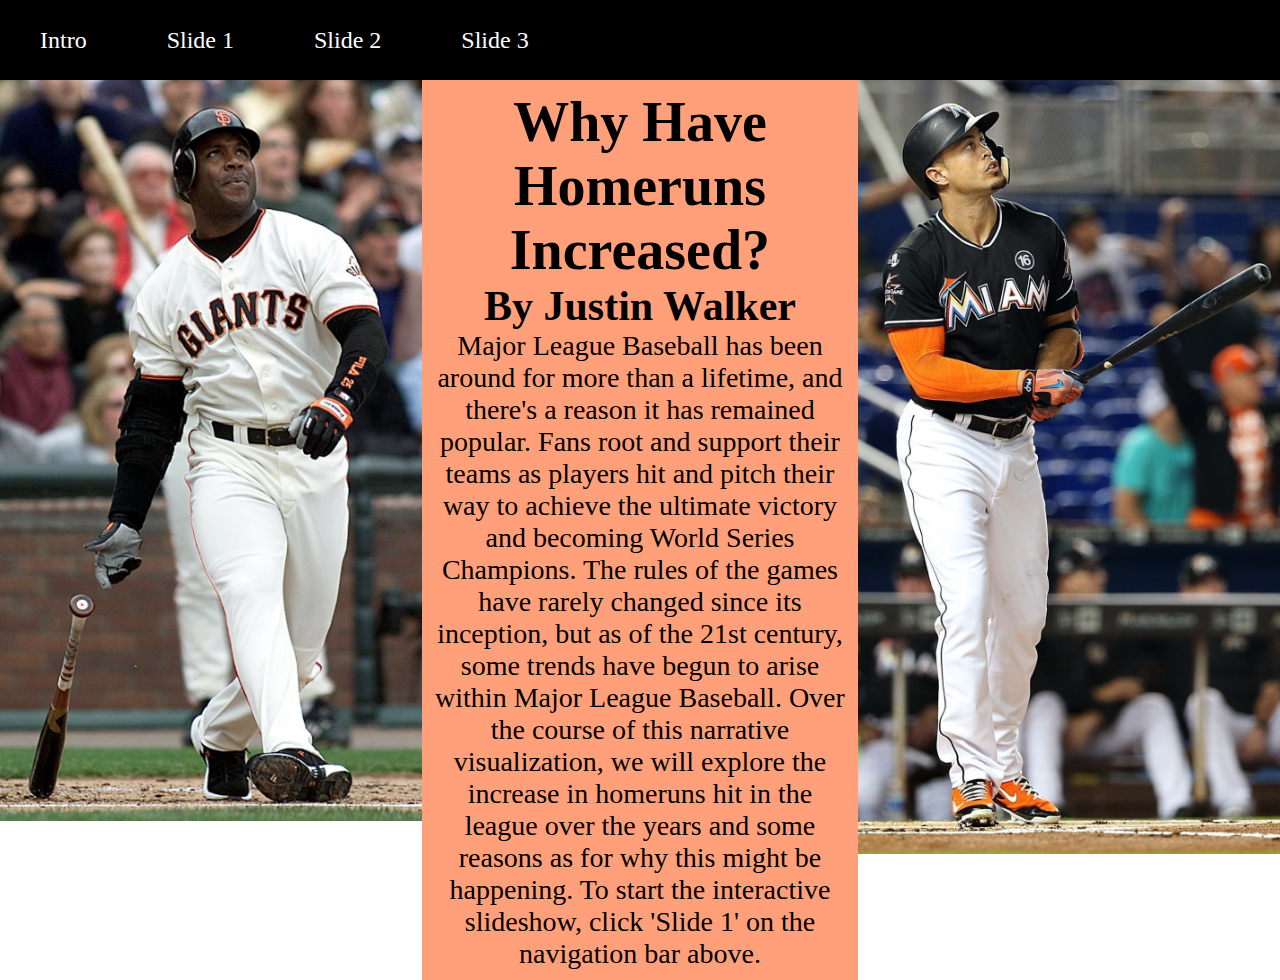
<file: index.html>
<!DOCTYPE html>
<html>
    <head>
        <link rel="stylesheet" type="text/css" href="main.css" />
        <script src = "d3.min.js"></script>
    </head>
    <body>
        <!-- Navigation Bar -->
        <div class="navbar">
            <div class="container">
                <ul>
                    <li><a href="index.html">Intro</a></li>
                    <li><a href="page1.html">Slide 1</a></li>
                    <li><a href="page2.html">Slide 2</a></li>
                    <li><a href="page3.html">Slide 3</a></li>
                </ul>
            </div>
        </div>

        <!-- Webpage Content -->
        <div class="intro">
            <div class="bonds">
                <img id="barry" src="barrybonds.jpg">
            </div>

            <div class="intro-text">    
                <h1>Why Have Homeruns Increased?</h1>
                <h2>By Justin Walker</h2>
                <p>

                     
                    Major League Baseball has been around for more than a lifetime, and there's a reason it has remained popular. 
                    Fans root and support their teams as players hit and pitch their way to achieve the ultimate victory and becoming World Series Champions.
                    The rules of the games have rarely changed since its inception, but as of the 21st century, some trends have begun to arise within Major League Baseball. 
                    Over the course of this narrative visualization, we will explore the increase in homeruns hit in the league over the years and some reasons as for why this might be happening.
                    To start the interactive slideshow, click 'Slide 1' on the navigation bar above. 
                </p>
            </div>

            <div class="stanton">
                <img id="giancarlo" src="giancarlostanton.jpg">
            </div>
        </div>
    </body>
</html>
</file>
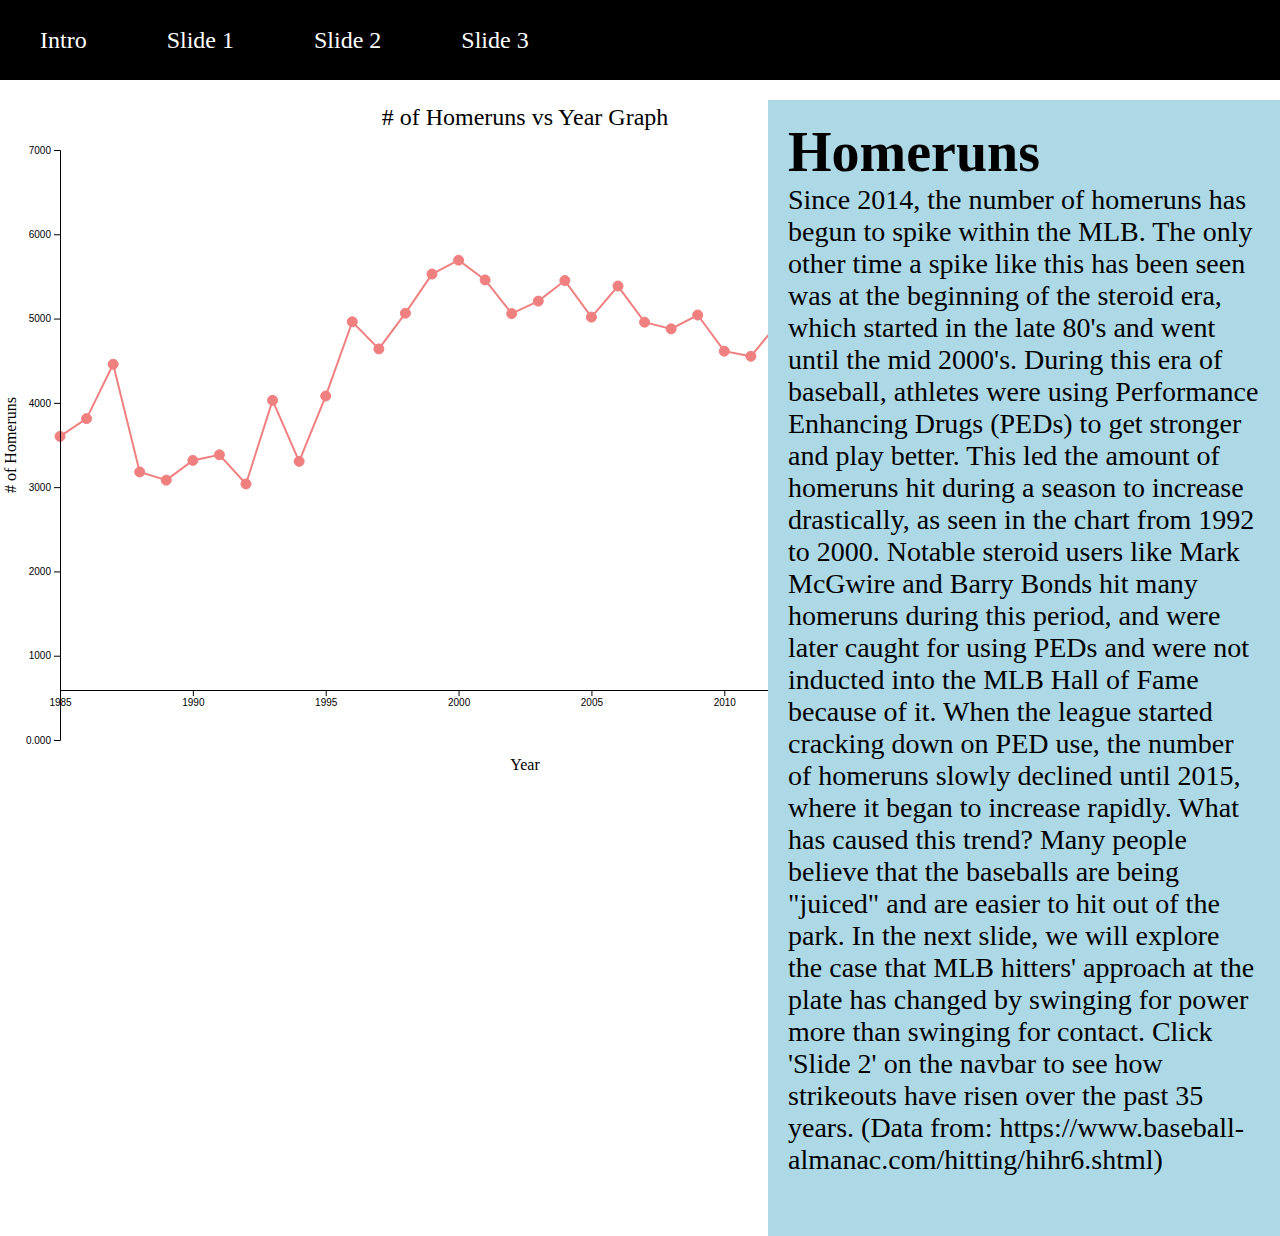
<file: page1.html>
<!DOCTYPE html>
<html>
    <head>
        <link rel="stylesheet" type="text/css" href="main.css" />
        <script src = "d3.min.js"></script>
    </head>
    <body>
        <!-- Navigation Bar -->
        <div class="navbar">
            <div class="container">
                <ul>
                    <li><a href="index.html">Intro</a></li>
                    <li><a href="page1.html">Slide 1</a></li>
                    <li><a href="page2.html">Slide 2</a></li>
                    <li><a href="page3.html">Slide 3</a></li>
                </ul>
            </div>
        </div>

        <!-- Webpage Content -->
        <div class="sections">
            <div class="homerun-chart">
                <svg id="chart" width=1000 height=700></svg>
                <script>
                    // Initialize Variables
                    var margin = {left: 60, right: 10, bottom: 60, top: 50};
                    var width = 1000 - margin.left - margin.right;
                    var height = 700 - margin.top - margin.bottom; 
                    
                    var svg = d3.select("svg#chart").append("svg").attr("width", width + margin.left + margin.right)
                    .attr("height", height + margin.top + margin.bottom).append("g").attr("transform","translate("+margin.left+","+margin.top+")"); 
                    
                    var x = d3.scaleLinear().domain([1985,2020]).range([0,width]);
                    var y = d3.scaleLinear().domain([0,7000]).range([height,0]); 

                    var xAxis = d3.axisBottom(x).tickValues([1985,1990,1995,2000,2005,2010,2015,2020]).tickFormat(d3.format(".4r"));
                    var yAxis = d3.axisLeft(y).tickValues([0,1000,2000,3000,4000,5000,6000,7000]).tickFormat(d3.format(".4r"));

                    // Draw Axis and Labels
                    svg.append("text").attr("x", (width / 2)).attr("y", 0 - (margin.top / 2)).attr("text-anchor", "middle").style("font-size", "24px") 
                            .style("text-decoration", "bold").text("# of Homeruns vs Year Graph");

                    d3.select("svg").append("g").attr("transform","translate("+margin.left+","+margin.top+")").call(yAxis); 
                    svg.append("text").attr("transform", "rotate(-90)").attr("y", 0 - margin.left).attr("x",0 - (height / 2))
                            .attr("dy", "1em").style("text-anchor", "middle").text("# of Homeruns"); 

                    d3.select("svg").append("g").attr("transform","translate("+margin.left+","+height+")").call(xAxis);
                    svg.append("text").attr("x", width/2).attr("y", height+(margin.bottom/2)).style("text-anchor", "middle").text("Year"); 
                        

                    // div for Tooltip
                    var div = d3.select("body").append("div")	
                        .attr("class", "tooltip")				
                        .style("opacity", 0);

                    // Data
                    d3.csv("Homeruns.csv").then(function(data) {
                        // Line
                        svg.append("path").datum(data).attr("class","line").attr("fill","none").attr("stroke","lightcoral").attr("stroke-width",2)
                            .attr("d",d3.line().x(function(d) { return x(d.Year); }).y(function(d) { return y(d.Homeruns); })); 
                        
                        // Individual data points
                        svg.append("g").selectAll("dot").data(data).enter().append("circle")
                            .attr("cx", function(d) { return x(d.Year) })
                            .attr("cy", function(d) { return y(d.Homeruns) })
                            .attr("r", 5)
                            .attr("stroke","lightcoral").attr("fill","lightcoral")
                            .on("mouseover", function(d) {	
                                d3.select(this).attr("stroke","black").attr("fill","black"); 	
                                div.transition()		
                                    .duration(100)		
                                    .style("opacity", 1);		
                                div.html("Yr: " + d.Year + "<br/>" + "HRs: " + d.Homeruns)	
                                    .style("left", (d3.event.pageX) + "px")		
                                    .style("top", (d3.event.pageY - 28) + "px");	
                                })					
                            .on("mouseout", function(d) {		
                                d3.selectAll("circle").attr("stroke","lightcoral").attr("fill","lightcoral");
                                div.transition()		
                                    .duration(300)		
                                    .style("opacity", 0);
                            }); 
                    });
                </script>  
            </div>

            <div class="annotation">
                <h1>Homeruns</h1>
                <p>
                    Since 2014, the number of homeruns has begun to spike within the MLB. The only other time a spike like this has been seen was at the beginning of the steroid era, which started in the late 80's
                    and went until the mid 2000's. During this era of baseball, athletes were using Performance Enhancing Drugs (PEDs) to get stronger and play better. This led the amount of homeruns hit during a
                    season to increase drastically, as seen in the chart from 1992 to 2000. Notable steroid users like Mark McGwire and Barry Bonds hit many homeruns during this period, and were later caught for 
                    using PEDs and were not inducted into the MLB Hall of Fame because of it. When the league started cracking down on PED use, the number of homeruns slowly declined until 2015, where it began to
                    increase rapidly. What has caused this trend? Many people believe that the baseballs are being "juiced" and are easier to hit out of the park. In the next slide, we will explore the case that
                    MLB hitters' approach at the plate has changed by swinging for power more than swinging for contact. Click 'Slide 2' on the navbar to see how strikeouts have risen over the past 35 years. 
                    (Data from: https://www.baseball-almanac.com/hitting/hihr6.shtml)
                </p>
            </div>
        </div>  
    </body>
</html>
</file>
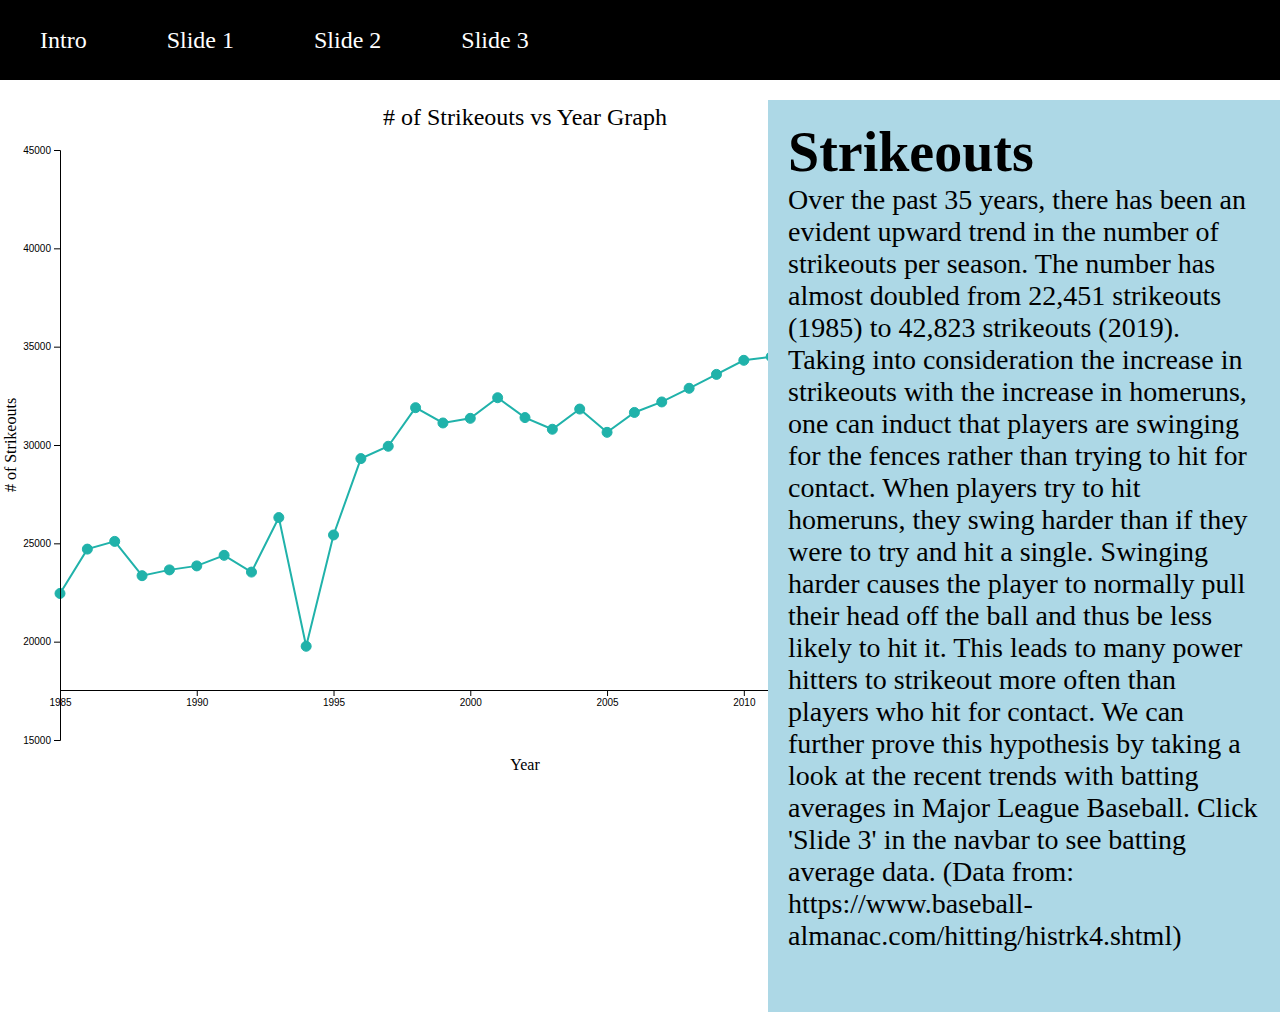
<file: page2.html>
<!DOCTYPE html>
<html>
    <head>
        <link rel="stylesheet" type="text/css" href="main.css" />
        <script src = "d3.min.js"></script>
    </head>
    <body>
        <!-- Navigation Bar -->
        <div class="navbar">
            <div class="container">
                <ul>
                    <li><a href="index.html">Intro</a></li>
                    <li><a href="page1.html">Slide 1</a></li>
                    <li><a href="page2.html">Slide 2</a></li>
                    <li><a href="page3.html">Slide 3</a></li>
                </ul>
            </div>
        </div>

        <!-- Webpage Content -->
        <div class="sections">
            <div class="homerun-chart">
                <svg id="chart" width=1000 height=700></svg>
                <script>
                    // Initialize Variables
                    var margin = {left: 60, right: 10, bottom: 60, top: 50};
                    var width = 1000 - margin.left - margin.right;
                    var height = 700 - margin.top - margin.bottom; 
                    
                    var svg = d3.select("svg#chart").append("svg").attr("width", width + margin.left + margin.right)
                    .attr("height", height + margin.top + margin.bottom).append("g").attr("transform","translate("+margin.left+","+margin.top+")"); 
                    
                    var x = d3.scaleLinear().domain([1985,2019]).range([0,width]);
                    var y = d3.scaleLinear().domain([15000,45000]).range([height,0]); 

                    var xAxis = d3.axisBottom(x).tickValues([1985,1990,1995,2000,2005,2010,2015,2019]).tickFormat(d3.format(".4r"));
                    var yAxis = d3.axisLeft(y).tickValues([15000,20000,25000,30000,35000,40000,45000]).tickFormat(d3.format(".5r"));

                    // Draw Axis and Labels
                    svg.append("text").attr("x", (width / 2)).attr("y", 0 - (margin.top / 2)).attr("text-anchor", "middle").style("font-size", "24px") 
                            .style("text-decoration", "bold").text("# of Strikeouts vs Year Graph");

                    d3.select("svg").append("g").attr("transform","translate("+margin.left+","+margin.top+")").call(yAxis); 
                    svg.append("text").attr("transform", "rotate(-90)").attr("y", 0 - margin.left).attr("x",0 - (height / 2))
                            .attr("dy", "1em").style("text-anchor", "middle").text("# of Strikeouts"); 

                    d3.select("svg").append("g").attr("transform","translate("+margin.left+","+height+")").call(xAxis);
                    svg.append("text").attr("x", width/2).attr("y", height+(margin.bottom/2)).style("text-anchor", "middle").text("Year"); 
                        

                    // div for Tooltip
                    var div = d3.select("body").append("div")	
                        .attr("class", "tooltip")				
                        .style("opacity", 0);

                    // Data
                    d3.csv("StrikeoutStats.csv").then(function(data) {
                        // Line
                        svg.append("path").datum(data).attr("class","line").attr("fill","none").attr("stroke","lightseagreen").attr("stroke-width",2)
                            .attr("d",d3.line().x(function(d) { return x(d.Year); }).y(function(d) { return y(d.Total); })); 
                        
                        // Individual data points
                        svg.append("g").selectAll("dot").data(data).enter().append("circle")
                            .attr("cx", function(d) { return x(d.Year) })
                            .attr("cy", function(d) { return y(d.Total) })
                            .attr("r", 5)
                            .attr("stroke","lightseagreen").attr("fill","lightseagreen")
                            .on("mouseover", function(d) {	
                                d3.select(this).attr("stroke","black").attr("fill","black"); 	
                                div.transition()		
                                    .duration(100)		
                                    .style("opacity", 1);		
                                div.html("Yr: " + d.Year + "<br/>" + "Ks: " + d.Total)	
                                    .style("left", (d3.event.pageX) + "px")		
                                    .style("top", (d3.event.pageY - 28) + "px");	
                                })					
                            .on("mouseout", function(d) {		
                                d3.selectAll("circle").attr("stroke","lightseagreen").attr("fill","lightseagreen");
                                div.transition()		
                                    .duration(300)		
                                    .style("opacity", 0);
                            }); 
                    });
                </script>  
            </div>

            <div class="annotation">
                <h1>Strikeouts</h1>
                <p>
                    Over the past 35 years, there has been an evident upward trend in the number of strikeouts per season. 
                    The number has almost doubled from 22,451 strikeouts (1985) to 42,823 strikeouts (2019). Taking into
                    consideration the increase in strikeouts with the increase in homeruns, one can induct that players
                    are swinging for the fences rather than trying to hit for contact. When players try to hit homeruns, 
                    they swing harder than if they were to try and hit a single. Swinging harder causes the player to normally
                    pull their head off the ball and thus be less likely to hit it. This leads to many power hitters to strikeout
                    more often than players who hit for contact. We can further prove this hypothesis by taking a look at the 
                    recent trends with batting averages in Major League Baseball. Click 'Slide 3' in the navbar to see batting average 
                    data. 
                    (Data from: https://www.baseball-almanac.com/hitting/histrk4.shtml)
                </p>
            </div>
        </div>  
    </body>
</html>
</file>
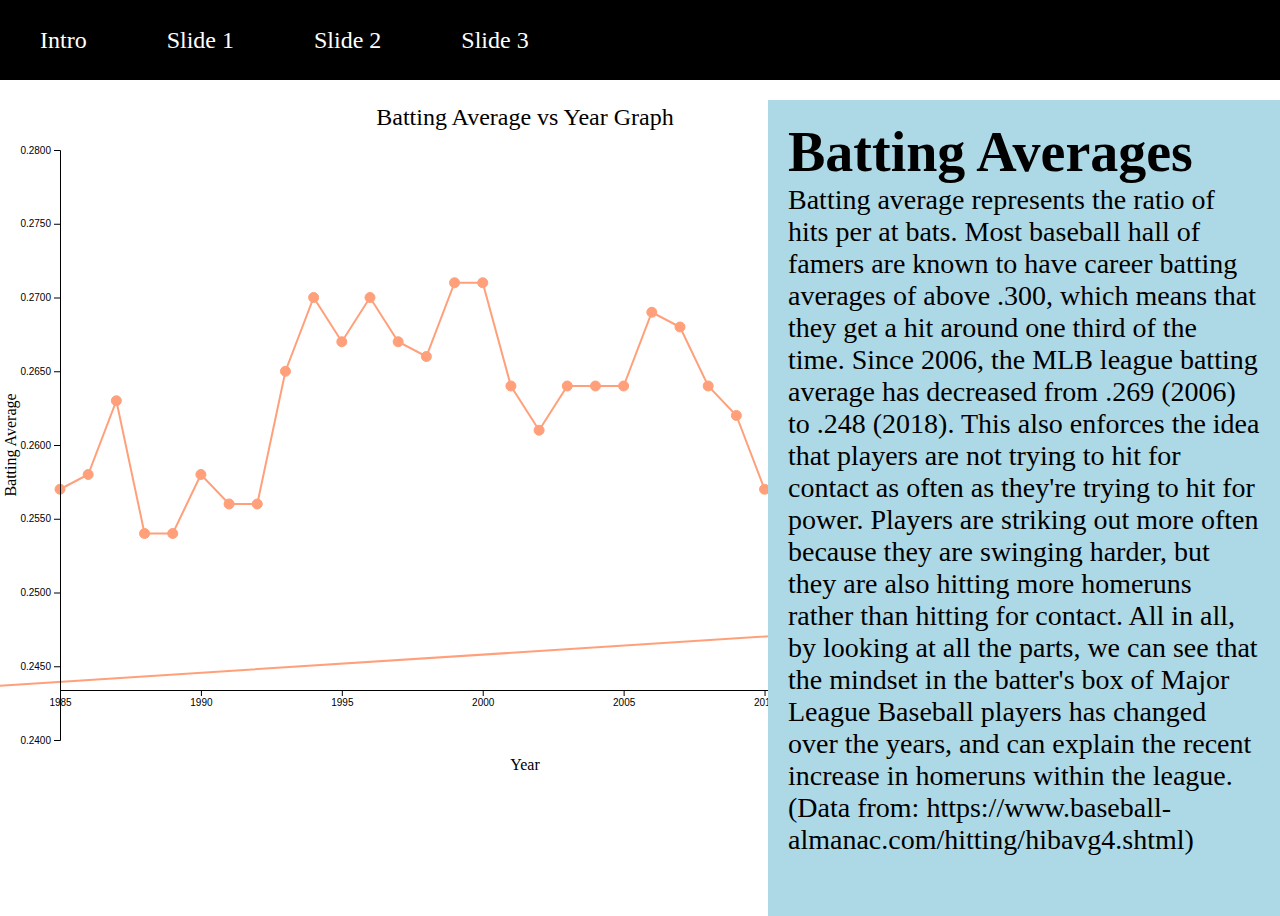
<file: page3.html>
<!DOCTYPE html>
<html>
    <head>
        <link rel="stylesheet" type="text/css" href="main.css" />
        <script src = "d3.min.js"></script>
    </head>
    <body>
        <!-- Navigation Bar -->
        <div class="navbar">
            <div class="container">
                <ul>
                    <li><a href="index.html">Intro</a></li>
                    <li><a href="page1.html">Slide 1</a></li>
                    <li><a href="page2.html">Slide 2</a></li>
                    <li><a href="page3.html">Slide 3</a></li>
                </ul>
            </div>
        </div>

        <!-- Webpage Content -->
        <div class="sections">
            <div class="homerun-chart">
                <svg id="chart" width=1000 height=700></svg>
                <script>
                    // Initialize Variables
                    var margin = {left: 60, right: 10, bottom: 60, top: 50};
                    var width = 1000 - margin.left - margin.right;
                    var height = 700 - margin.top - margin.bottom; 
                    
                    var svg = d3.select("svg#chart").append("svg").attr("width", width + margin.left + margin.right)
                    .attr("height", height + margin.top + margin.bottom).append("g").attr("transform","translate("+margin.left+","+margin.top+")"); 
                    
                    var x = d3.scaleLinear().domain([1985,2018]).range([0,width]);
                    var y = d3.scaleLinear().domain([.240,.280]).range([height,0]); 

                    var xAxis = d3.axisBottom(x).tickValues([1985,1990,1995,2000,2005,2010,2015,2018]).tickFormat(d3.format(".4r"));
                    var yAxis = d3.axisLeft(y).tickValues([.240,.245,.250,.255,.260,.265,.270,.275,.280]).tickFormat(d3.format(".4r"));

                    // Draw Axis and Labels
                    svg.append("text").attr("x", (width / 2)).attr("y", 0 - (margin.top / 2)).attr("text-anchor", "middle").style("font-size", "24px") 
                            .style("text-decoration", "bold").text("Batting Average vs Year Graph");

                    d3.select("svg").append("g").attr("transform","translate("+margin.left+","+margin.top+")").call(yAxis); 
                    svg.append("text").attr("transform", "rotate(-90)").attr("y", 0 - margin.left).attr("x",0 - (height / 2))
                            .attr("dy", "1em").style("text-anchor", "middle").text("Batting Average"); 

                    d3.select("svg").append("g").attr("transform","translate("+margin.left+","+height+")").call(xAxis);
                    svg.append("text").attr("x", width/2).attr("y", height+(margin.bottom/2)).style("text-anchor", "middle").text("Year"); 
                        

                    // div for Tooltip
                    var div = d3.select("body").append("div")	
                        .attr("class", "tooltip")				
                        .style("opacity", 0);

                    // Data
                    d3.csv("BattingAverages.csv").then(function(data) {
                        // Line
                        svg.append("path").datum(data).attr("class","line").attr("fill","none").attr("stroke","lightsalmon").attr("stroke-width",2)
                            .attr("d",d3.line().x(function(d) { return x(d.Year); }).y(function(d) { return y(d.Average); })); 
                        
                        // Individual data points
                        svg.append("g").selectAll("dot").data(data).enter().append("circle")
                            .attr("cx", function(d) { return x(d.Year) })
                            .attr("cy", function(d) { return y(d.Average) })
                            .attr("r", 5)
                            .attr("stroke","lightsalmon").attr("fill","lightsalmon")
                            .on("mouseover", function(d) {	
                                d3.select(this).attr("stroke","black").attr("fill","black"); 	
                                div.transition()		
                                    .duration(100)		
                                    .style("opacity", 1);		
                                div.html("Yr: " + d.Year + "<br/>" + "Avg: " + d.Average)	
                                    .style("left", (d3.event.pageX) + "px")		
                                    .style("top", (d3.event.pageY - 28) + "px");	
                                })					
                            .on("mouseout", function(d) {		
                                d3.selectAll("circle").attr("stroke","lightsalmon").attr("fill","lightsalmon");
                                div.transition()		
                                    .duration(300)		
                                    .style("opacity", 0);
                            }); 
                    });
                </script>  
            </div>

            <div class="annotation">
                <h1>Batting Averages</h1>
                <p>
                    Batting average represents the ratio of hits per at bats. Most baseball hall of famers are known to have career batting averages of above .300, which 
                    means that they get a hit around one third of the time. Since 2006, the MLB league batting average has decreased from .269 (2006) to .248 (2018). 
                    This also enforces the idea that players are not trying to hit for contact as often as they're trying to hit for power. Players are striking out 
                    more often because they are swinging harder, but they are also hitting more homeruns rather than hitting for contact. All in all, by looking at all
                    the parts, we can see that the mindset in the batter's box of Major League Baseball players has changed over the years, and can explain the 
                    recent increase in homeruns within the league. 
                    (Data from: https://www.baseball-almanac.com/hitting/hibavg4.shtml)
                </p>
            </div>
        </div>  
    </body>
</html>
</file>
<file: main.css>
/* Applies to everything */
* {
    margin: 0;
    padding: 40;
}

/* ------------------------------------------------------------------------------------------------------------------------- */

.navbar {
    /* Physical Properties */
    background-color: black;
    width: 100%;
    height: 80px;
    font-size: 24px;
    font-weight: 400; 

    /* Align Contents */
    display: flex;
    align-items: center;

    position: fixed;
    z-index: 2; 
}

ul {
    list-style-type: none;
    margin: 0;
    padding: 0;
    overflow: hidden;
}

li {
    float: left;
}

li a {
    display: block;
    color: white;
    text-align: center;
    padding: 14px 40px;
    text-decoration: none; 
}

.current {
    background-color: lightgreen;
    color: black; 
}

li a:hover {
    background-color: lightgray;
}

html {
    scroll-behavior: smooth;
}

/* ------------------------------------------------------------------------------------------------------------------------- */

.intro {
    padding-top: 80px;
    display: grid;
    grid-template-columns: 33% 34% 33%; 
}

#barry {
    width: 100%;
    height: auto; 
}

.intro-text {
    display: block; 
    text-align: center;
    background-color: lightsalmon; 
    font-size: 28px;
    padding: 10px 10px;
}

#giancarlo {
    width: 100%;
    height: auto;
}

/* ------------------------------------------------------------------------------------------------------------------------- */

.sections {
    padding-top: 100px;
    display: grid;
    grid-template-columns: 60% 40%;
}

div.tooltip {	
    position: absolute;			
    text-align: center;			
    width: 60px;					
    height: 28px;					
    padding: 2px;				
    font: 12px sans-serif;		
    background: lightsteelblue;	
    border: 0px;		
    border-radius: 8px;			
    pointer-events: none;			
}

.annotation {
    display: block;
    justify-content: center;
    align-items: center;

    background-color: lightblue;
    padding: 20px 20px;
    height: 100%;
    width: auto;
    text-align: left;
    font-size: 28px;
}
</file>
